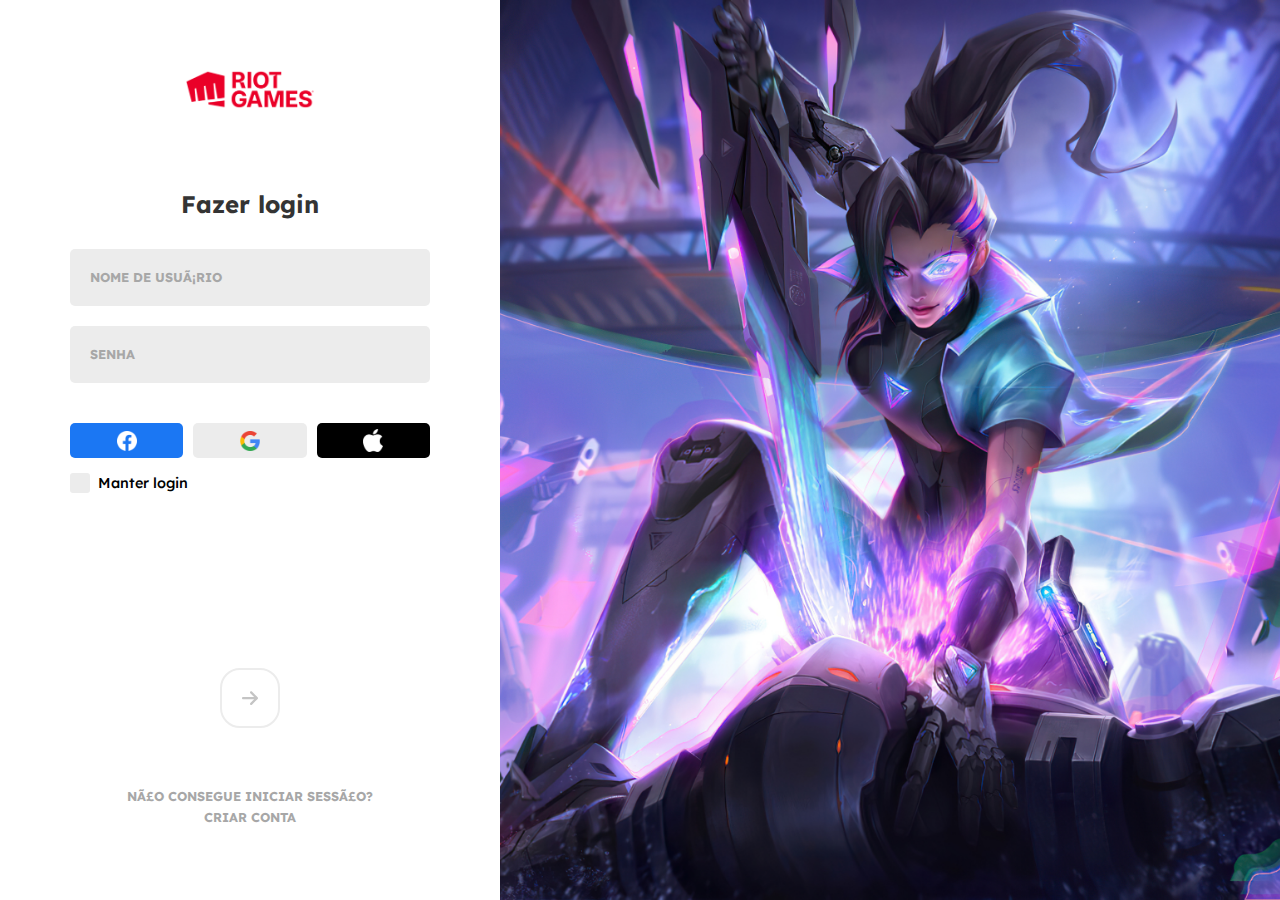
<file: index.html>
<!DOCTYPE html>
<html lang="pt-br">
<head>
  <meta charset="UTF">
  <meta name="viewport" content="width=device-width, initial-scale=1.0">
  <link rel="stylesheet" href="./login.css">
  <script src="./login.js" defer></script>
  <title>Riot Games</title>
</head>
<body>
  <main>
    <section class="login">

         <div class="wrapper">
        <img src="./images/logo.png" class="login-logo">

        <h1 class="login-title">Fazer login</h1>
    
        <label class="login-label">
          <span>nome de usuário</span>
          <input type="text" name="username" class="input">
        </label>
  
        <label class="login-label">
          <span>senha</span>
          <input type="password" name="password" class="input">
        </label>
  
         <div class="login-icons">
          <button type="button" class="icons-button">
            <img src="./images/facebook-icon.png" alt="facebok">
          </button>
  
          <button type="button" class="icons-button">
            <img src="./images/google-icon.png" alt="Google">
          </button>
  
          <button type="button" class="icons-button">
            <img src="./images/apple-icon.png" alt="Apple">
          </button>
        </div>
  
        <label class="login-label--checkbox">
          <input type="checkbox" class="input--checkbox">
          Manter login
        </label>
      </div>

       <div class="wrapper">
        <button type="button" class="login-button" disabled>
          <svg xmlns="http://www.w3.org/2000/svg" viewBox="0 0 448 512">
            <path d="M438.6 278.6l-160 160C272.4 444.9 264.2 448 256 448s-16.38-3.125-22.62-9.375c-12.5-12.5-12.5-32.75 0-45.25L338.8 288H32C14.33 288 .0016 273.7 .0016 256S14.33 224 32 224h306.8l-105.4-105.4c-12.5-12.5-12.5-32.75 0-45.25s32.75-12.5 45.25 0l160 160C451.1 245.9 451.1 266.1 438.6 278.6z"/>
          </svg>
        </button>
  
        <a href="#" class="login-link">não consegue iniciar sessão?</a>
        <a href="#" class="login-link">criar conta</a>
      </div>

    </section>

    <section class="wallpaper"></section>
  </main>
</body>
</html>
</file>
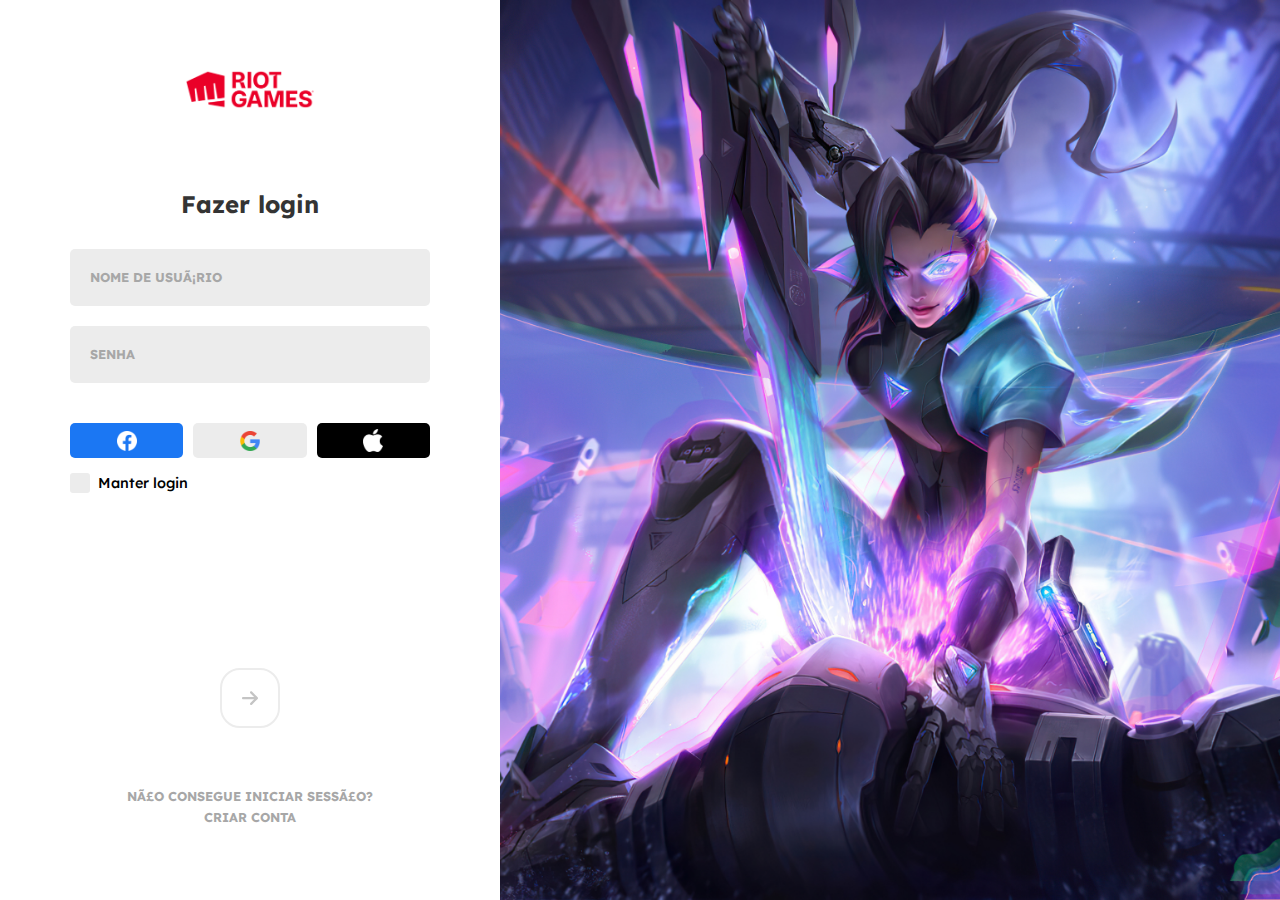
<file: login.html>
<!DOCTYPE html>
<html lang="pt-br">
<head>
  <meta charset="UTF">
  <meta name="viewport" content="width=device-width, initial-scale=1.0">
  <link rel="stylesheet" href="./login.css">
  <script src="./login.js" defer></script>
  <title>Riot Games</title>
</head>
<body>
  <main>
    <section class="login">

         <div class="wrapper">
        <img src="./images/logo.png" class="login-logo">

        <h1 class="login-title">Fazer login</h1>
    
        <label class="login-label">
          <span>nome de usuário</span>
          <input type="text" name="username" class="input">
        </label>
  
        <label class="login-label">
          <span>senha</span>
          <input type="password" name="password" class="input">
        </label>
  
         <div class="login-icons">
          <button type="button" class="icons-button">
            <img src="./images/facebook-icon.png" alt="facebok">
          </button>
  
          <button type="button" class="icons-button">
            <img src="./images/google-icon.png" alt="Google">
          </button>
  
          <button type="button" class="icons-button">
            <img src="./images/apple-icon.png" alt="Apple">
          </button>
        </div>
  
        <label class="login-label--checkbox">
          <input type="checkbox" class="input--checkbox">
          Manter login
        </label>
      </div>

       <div class="wrapper">
        <button type="button" class="login-button" disabled>
          <svg xmlns="http://www.w3.org/2000/svg" viewBox="0 0 448 512">
            <path d="M438.6 278.6l-160 160C272.4 444.9 264.2 448 256 448s-16.38-3.125-22.62-9.375c-12.5-12.5-12.5-32.75 0-45.25L338.8 288H32C14.33 288 .0016 273.7 .0016 256S14.33 224 32 224h306.8l-105.4-105.4c-12.5-12.5-12.5-32.75 0-45.25s32.75-12.5 45.25 0l160 160C451.1 245.9 451.1 266.1 438.6 278.6z"/>
          </svg>
        </button>
  
        <a href="#" class="login-link">não consegue iniciar sessão?</a>
        <a href="#" class="login-link">criar conta</a>
      </div>

    </section>

    <section class="wallpaper"></section>
  </main>
</body>
</html>
</file>
<file: login.css>
@import url('https://fonts.googleapis.com/css2?family=Lexend+Deca:wght@300;400;500;600;700&display=swap');

* {
  margin: 0;
  padding: 0;
  box-sizing: border-box;
  font-family: 'Lexend Deca', sans-serif;
}

:root {
  --white: #FFF;
  --whitesmoke: #F9F9F9;
  --light-grey: #ECECEC;
  --grey: #C4C4C4;
  --medium-grey: #A7A7A7;
  --deep-grey: #343434;
  --black: #000000;
  --blue: #1B77F3;
  --red: #CF3C3F;
}

main {
  display: flex;
}

.login {
  display: flex;
  flex-direction: column;
  align-items: center;
  justify-content: space-between;
  width: 100%;
  max-width: 500px;
  min-height: 100vh;
  /* clamp (min, desejável, máx) */
  padding: clamp(35px, 8%, 70px);
}

.wrapper {
  width: 100%;
  display: flex;
  flex-direction: column;
  align-items: center;
  justify-content: center;
}

.login-logo {
  width: 130px;
  margin-bottom: 80px;
}

.login-title {
  color: var(--deep-grey);
  font-size: 1.5em;
  margin-bottom: 30px;
}

.login-label {
  display: block;
  margin-bottom: 20px;
  width: 100%;
}

.input {
  width: 100%;
  background-color: var(--light-grey);
  border: 2px solid rgba(0, 0, 0, 0);
  border-radius: 5px;
  outline: none;
  font-size: 0.9em;
  padding: 25px 10px 10px;
  font-weight: 600;
  color: var(--deep-grey);
}

.login-label span {
  position: absolute;
  font-size: 0.8em;
  font-weight: 700;
  text-transform: uppercase;
  color: var(--medium-grey);
  margin: 20px;
  cursor: text;
  transition: all 200ms ease;
}

.input:focus{
    background-color: var(--whitesmoke);
    border: 2px solid var(--deep-grey);
}

.login-label .span-active {
    font-size: 0.6em;
    margin: 8px 10px;
}

.login-icons {
    display: flex;
    gap: 10px;
    width: 100%;
    margin-top: 20px;
}

.login-icons img {
    width: 20px;
}

.icons-button {
    width: 33.33%;
    display: flex;
    align-items: center;
    justify-content: center;
    height: 35px;
    border-radius: 5px;
    cursor: pointer;
    border: none;
}

.login-icons .icons-button:nth-child(1) {
    background-color: var(--blue);
}
.login-icons .icons-button:nth-child(2) {
    background-color: var(--light-grey);
}
.login-icons .icons-button:nth-child(3) {
    background-color: var(--black);
}

.login-label--checkbox {
    width: 100%;
    margin: 15px 0px 50px;
    font-size: 0.9em;
    font-weight: 500;
    display: flex;
    align-items: center;
}

.input--checkbox {
    appearance: none;
    width: 20px;
    height: 20px;
    background-color: var(--light-grey);
    margin-right: 8px;
    border-radius: 3px;
}

.input--checkbox:checked {
    background-color: var(--red);
}

.input--checkbox:checked::after {
    content: "";
    display: block;
    width: 5px;
    height: 10px;
    border: 3px solid white;
    border-width: 0 3px 3px 0;
    transform: rotate(45deg);
    margin: 2px 6px;
}

.login-button {
    width: 60px;
    height: 60px;
    padding: 20px;
    display: flex;
    align-items: center;
    justify-content: center;
    background-color: var(--red);
    border-radius: 20px;
    border: none;
    cursor: pointer;
    margin-bottom: 60px;
}

.login-button svg {
    fill: white;
}

.login-button:disabled {
    cursor: auto;
    background-color: white;
    border: 2px solid var(--light-grey);
}

.login-button:disabled svg {
    fill: var(--grey);
}

.login-link {
    font-size: 0.8em;
    text-decoration: none;
    color: var(--medium-grey);
    text-transform: uppercase;
    margin-bottom: 5px;
    font-weight: 700;
}

.wallpaper {
    width: 100%;
    background-image: url(./images/wallpaper.jpg);
    background-size: cover;
    background-position: center;
    flex: 1;
}
</file>
